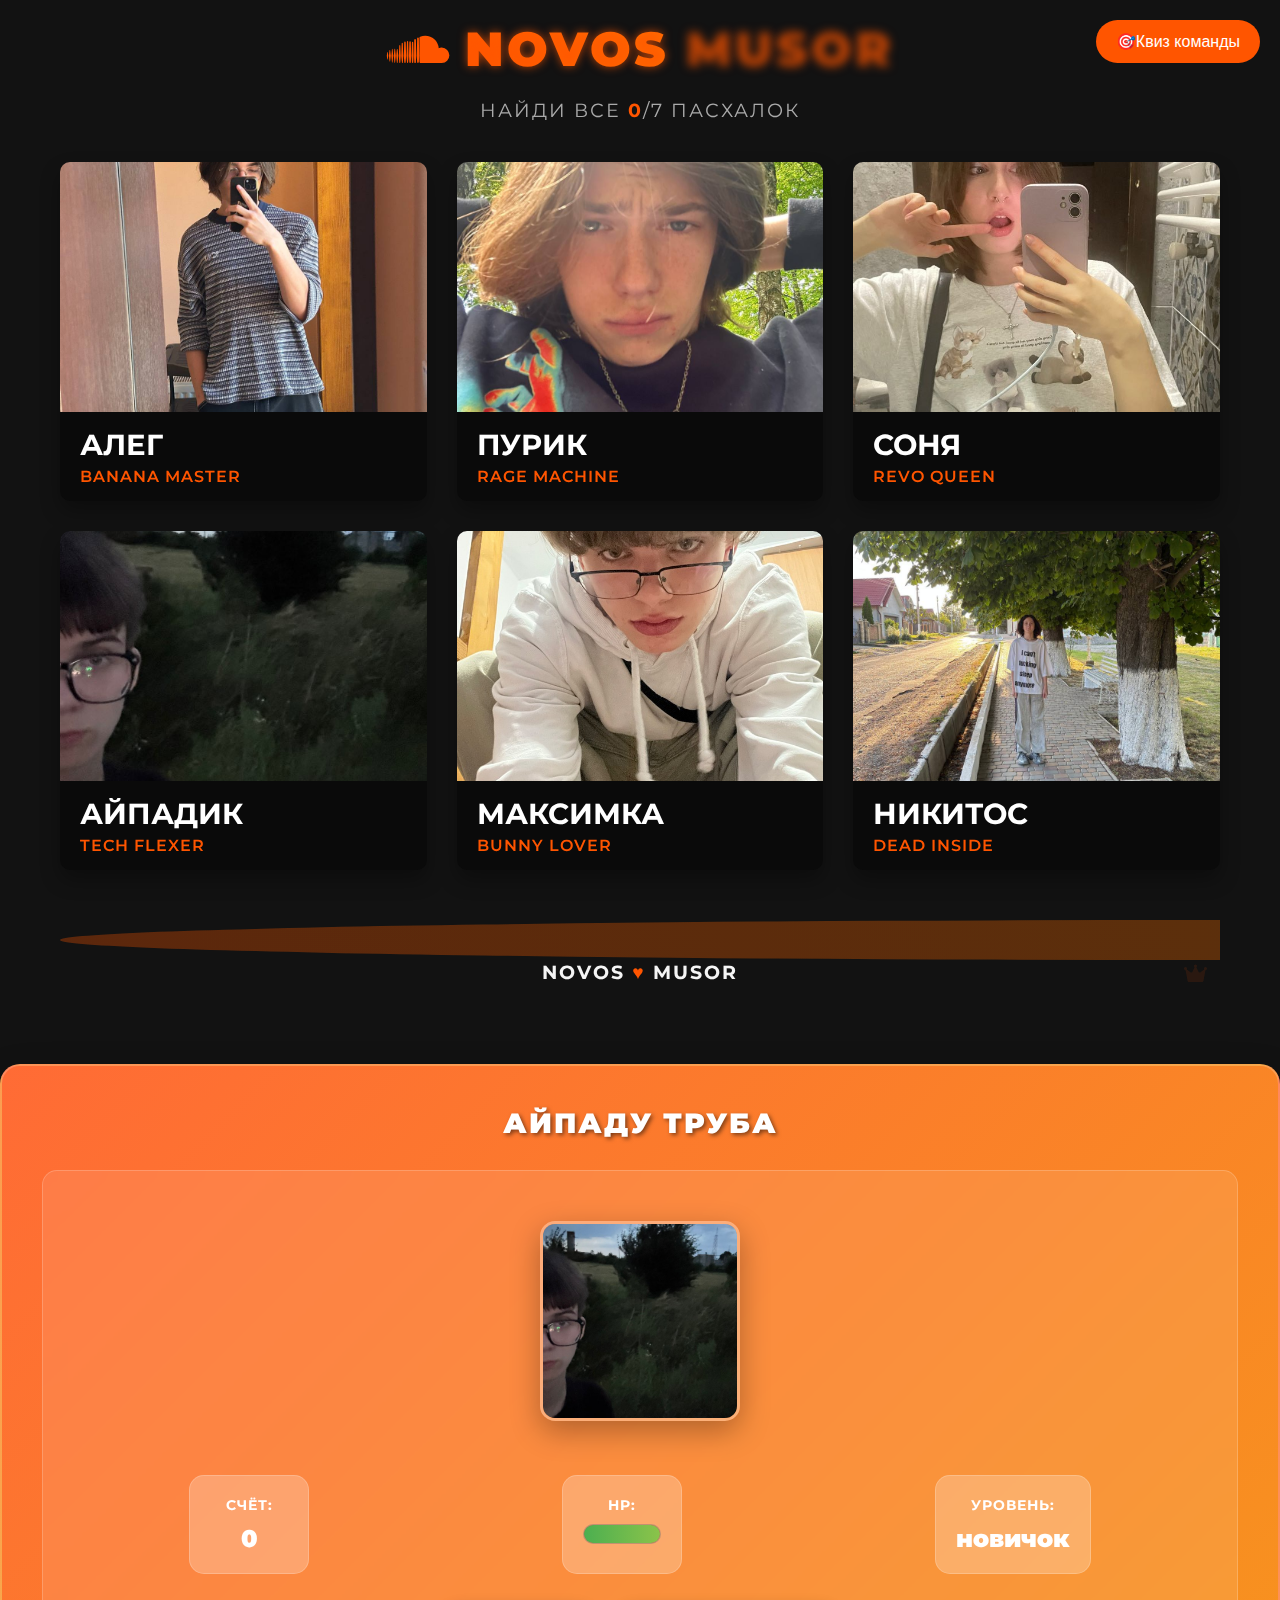
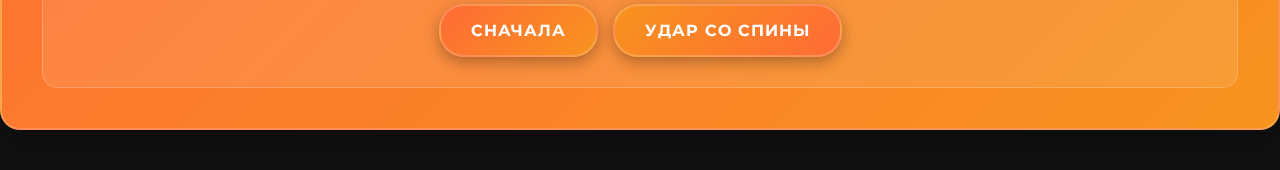
<file: index.html>
<!DOCTYPE html>
<html lang="ru">
<head>
    <meta charset="UTF-8">
    <meta name="viewport" content="width=device-width, initial-scale=1.0">
    <title>NOVOS | MUSOR</title>
    <link rel="stylesheet" href="novostrash.css">
    <link rel="stylesheet" href="https://cdnjs.cloudflare.com/ajax/libs/font-awesome/6.0.0/css/all.min.css">
    <link href="https://fonts.googleapis.com/css2?family=Montserrat:wght@400;700;900&display=swap" rel="stylesheet">
</head>
<body class="soundcloud-theme">
<div class="noise-overlay"></div>
<div class="container">
    <header>
        <div class="logo-container">
            <i class="fab fa-soundcloud"></i>
            <h1>NOVOS <span class="highlight">MUSOR</span></h1>
        </div>
        <p class="subtitle">НАЙДИ ВСЕ <span class="easter-egg-counter">0</span>/7 ПАСХАЛОК</p>
    </header>

    <div class="team-grid">
        <div class="team-member" data-secret="music">
            <div class="photo-container">
                <img src="oleg.jpg" alt="Член команды 1">
                <div class="overlay">
                    <div class="icon"><i class="fas fa-music"></i></div>
                </div>
            </div>
            <h2>АЛЕГ</h2>
            <p class="member-title">BANANA MASTER</p>
        </div>

        <div class="team-member" data-secret="game">
            <div class="photo-container">
                <img src="purik.jpg" alt="Член команды 2">
                <div class="overlay">
                    <div class="icon"><i class="fas fa-gamepad"></i></div>
                </div>
            </div>
            <h2>ПУРИК</h2>
            <p class="member-title">RAGE MACHINE</p>
        </div>

        <div class="team-member" data-secret="code">
            <div class="photo-container">
                <img src="sonia.jpg" alt="Член команды 3">
                <div class="overlay">
                    <div class="icon"><i class="fas fa-code"></i></div>
                </div>
            </div>
            <h2>СОНЯ</h2>
            <p class="member-title">REVO QUEEN</p>
        </div>

        <div class="team-member" data-secret="camera">
            <div class="photo-container">
                <img src="ipad.jpg" alt="Член команды 4">
                <div class="overlay">
                    <div class="icon"><i class="fas fa-camera"></i></div>
                </div>
            </div>
            <h2>АЙПАДИК</h2>
            <p class="member-title">TECH FLEXER</p>
        </div>

        <div class="team-member" data-secret="palette">
            <div class="photo-container">
                <img src="maxim.jpg" alt="Член команды 5">
                <div class="overlay">
                    <div class="icon"><i class="fas fa-palette"></i></div>
                </div>
            </div>
            <h2>МАКСИМКА</h2>
            <p class="member-title">BUNNY LOVER</p>
        </div>

        <div class="team-member" data-secret="bulb">
            <div class="photo-container">
                <img src="nikita.jpg" alt="Член команды 6">
                <div class="overlay">
                    <div class="icon"><i class="fas fa-lightbulb"></i></div>
                </div>
            </div>
            <h2>НИКИТОС</h2>
            <p class="member-title">DEAD INSIDE</p>
        </div>
    </div>

    <div class="easter-egg-found hidden">
        <div class="egg-content">
            <h3>ПАСХАЛКА НАЙДЕНА!</h3>
            <p class="easter-egg-message"></p>
            <div class="egg-emoji">🔥</div>
        </div>
    </div>

    <footer>
        <div class="wave-container">
            <div class="wave"></div>
            <div class="wave"></div>
            <div class="wave"></div>
        </div>
        <p>NOVOS <span class="heart">♥</span> MUSOR</p>
        <div class="secret-button" data-secret="footer-secret">
            <i class="fas fa-crown hidden-crown"></i>
        </div>
    </footer>
</div><!-- Quiz Modal -->
<div id="team-quiz" class="quiz-modal">
    <div class="quiz-content">
        <span class="quiz-close">&times;</span>
        <h2>🎯 Командна Вікторина</h2>
        <div id="quiz-game">
            <div class="quiz-score">Рахунок: <span id="score">0</span>/10</div>
            <div class="quiz-question">
                <h3 id="question-text">Завантаження...</h3>
                <div id="answers-container"></div>
            </div>
            <div class="quiz-result" id="quiz-result" style="display: none;">
                <h3>Гра закінчена!</h3>
                <p id="final-score"></p>
                <button id="restart-quiz">Грати знову</button>
            </div>
        </div>
    </div>
</div>

<!-- Quiz Trigger Button -->
<button id="quiz-trigger" class="quiz-btn">🎯Квиз команды</button><section id="team-action" class="team-action-section">
    <div class="friend-punch-game">
        <h2>айпаду труба</h2>
        <div class="game-container">
            <div class="friend-container">
                <img id="friend-image" src="ipad.jpg" alt="Ваш друг">
                <div id="effect-container"></div>
                <div id="reaction-text"></div>
            </div>
            <div class="game-stats">
                <div class="stat-block">
                    <span>Счёт:</span>
                    <span id="punch-count">0</span>
                </div>
                <div class="stat-block">
                    <span>HP:</span>
                    <div class="endurance-bar">
                        <div id="endurance-progress"></div>
                    </div>
                </div>
                <div class="stat-block">
                    <span>Уровень:</span>
                    <span id="game-level">новичок</span>
                </div>
            </div>
            <div class="game-controls">
                <button id="reset-game">Сначала</button>
                <button id="super-punch">Удар со спины</button>
            </div>
        </div>
    </div>
<script src="script.js"></script>
</body>
</file>
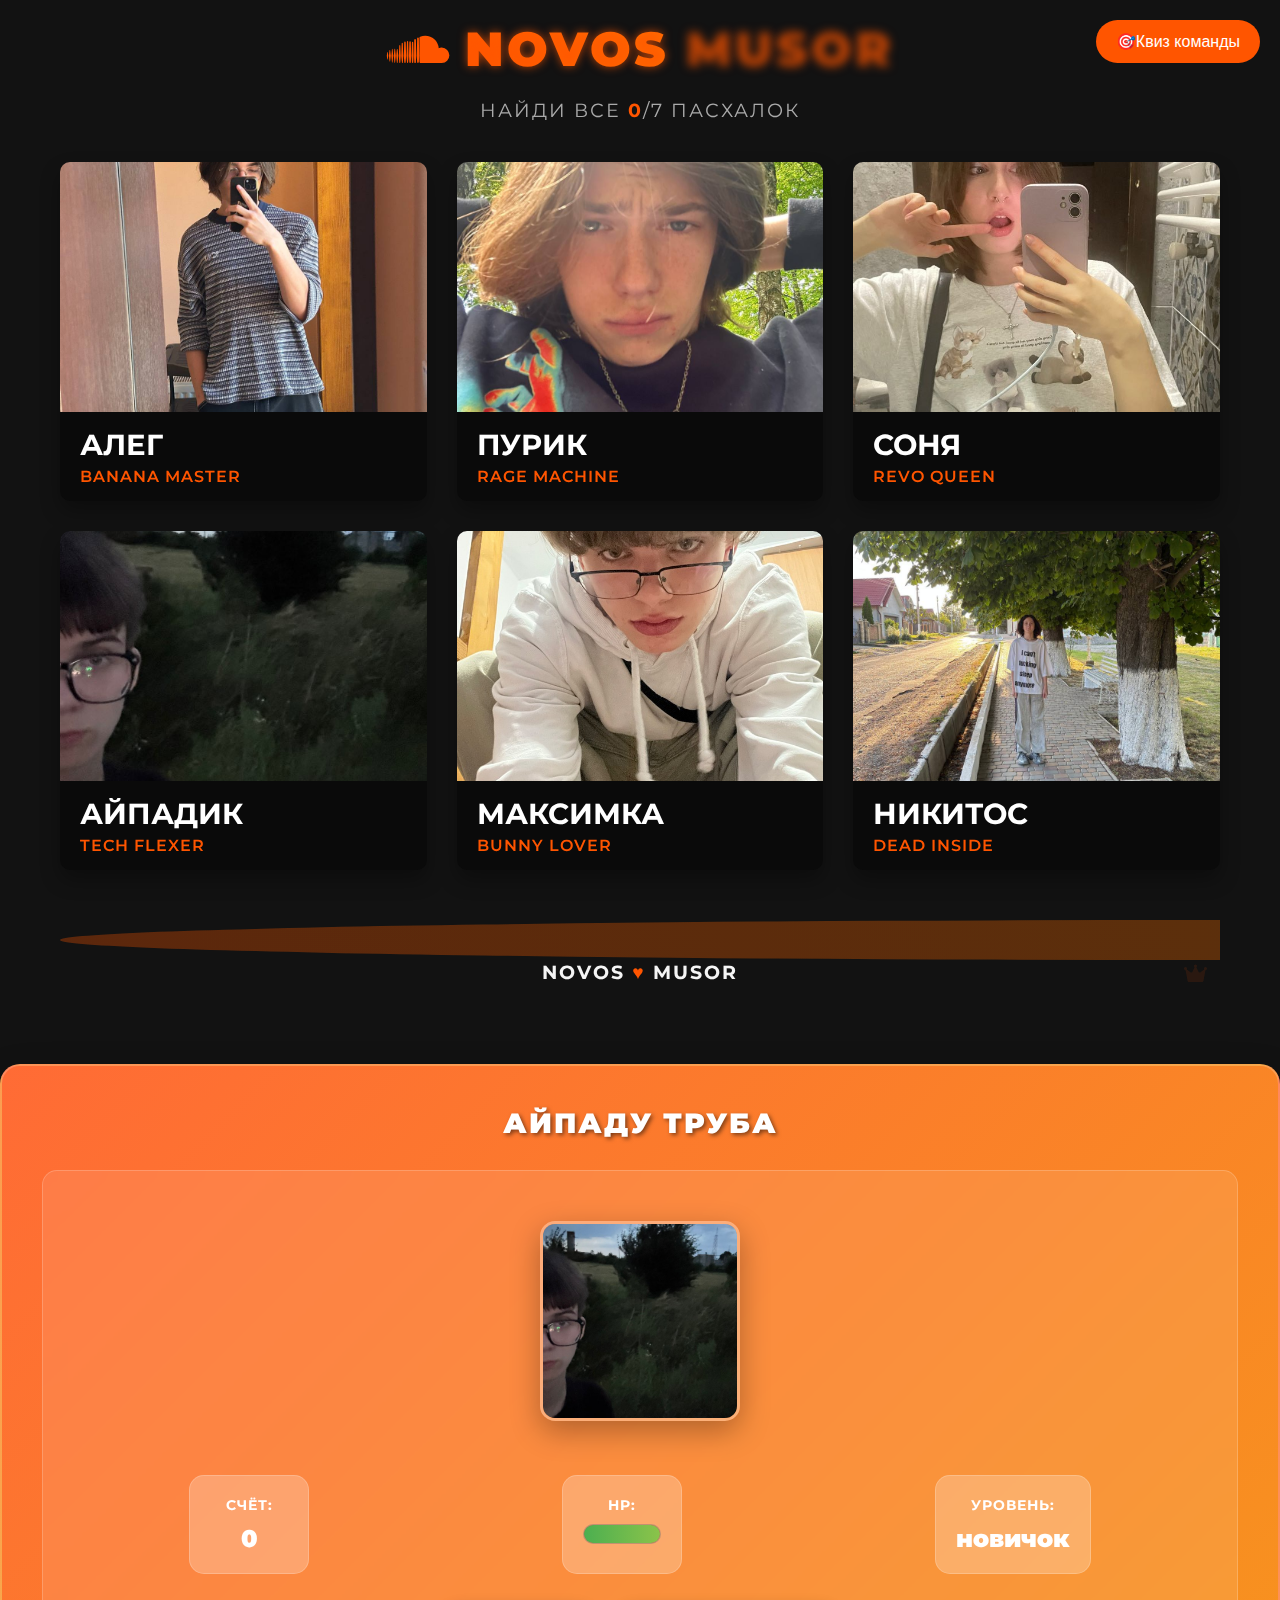
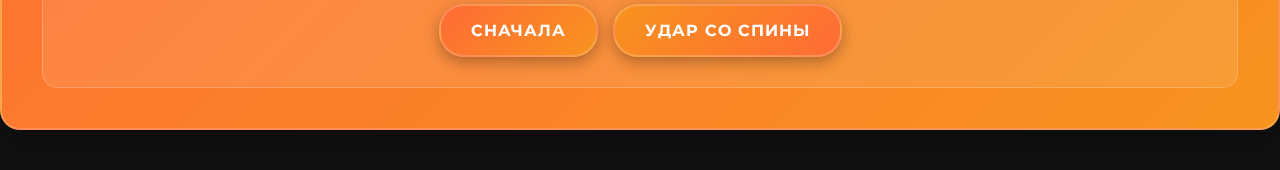
<file: novosshit.html>
<!DOCTYPE html>
<html lang="ru">
<head>
    <meta charset="UTF-8">
    <meta name="viewport" content="width=device-width, initial-scale=1.0">
    <title>NOVOS | MUSOR</title>
    <link rel="stylesheet" href="novostrash.css">
    <link rel="stylesheet" href="https://cdnjs.cloudflare.com/ajax/libs/font-awesome/6.0.0/css/all.min.css">
    <link href="https://fonts.googleapis.com/css2?family=Montserrat:wght@400;700;900&display=swap" rel="stylesheet">
</head>
<body class="soundcloud-theme">
<div class="noise-overlay"></div>
<div class="container">
    <header>
        <div class="logo-container">
            <i class="fab fa-soundcloud"></i>
            <h1>NOVOS <span class="highlight">MUSOR</span></h1>
        </div>
        <p class="subtitle">НАЙДИ ВСЕ <span class="easter-egg-counter">0</span>/7 ПАСХАЛОК</p>
    </header>

    <div class="team-grid">
        <div class="team-member" data-secret="music">
            <div class="photo-container">
                <img src="oleg.jpg" alt="Член команды 1">
                <div class="overlay">
                    <div class="icon"><i class="fas fa-music"></i></div>
                </div>
            </div>
            <h2>АЛЕГ</h2>
            <p class="member-title">BANANA MASTER</p>
        </div>

        <div class="team-member" data-secret="game">
            <div class="photo-container">
                <img src="purik.jpg" alt="Член команды 2">
                <div class="overlay">
                    <div class="icon"><i class="fas fa-gamepad"></i></div>
                </div>
            </div>
            <h2>ПУРИК</h2>
            <p class="member-title">RAGE MACHINE</p>
        </div>

        <div class="team-member" data-secret="code">
            <div class="photo-container">
                <img src="sonia.jpg" alt="Член команды 3">
                <div class="overlay">
                    <div class="icon"><i class="fas fa-code"></i></div>
                </div>
            </div>
            <h2>СОНЯ</h2>
            <p class="member-title">REVO QUEEN</p>
        </div>

        <div class="team-member" data-secret="camera">
            <div class="photo-container">
                <img src="ipad.jpg" alt="Член команды 4">
                <div class="overlay">
                    <div class="icon"><i class="fas fa-camera"></i></div>
                </div>
            </div>
            <h2>АЙПАДИК</h2>
            <p class="member-title">TECH FLEXER</p>
        </div>

        <div class="team-member" data-secret="palette">
            <div class="photo-container">
                <img src="maxim.jpg" alt="Член команды 5">
                <div class="overlay">
                    <div class="icon"><i class="fas fa-palette"></i></div>
                </div>
            </div>
            <h2>МАКСИМКА</h2>
            <p class="member-title">BUNNY LOVER</p>
        </div>

        <div class="team-member" data-secret="bulb">
            <div class="photo-container">
                <img src="nikita.jpg" alt="Член команды 6">
                <div class="overlay">
                    <div class="icon"><i class="fas fa-lightbulb"></i></div>
                </div>
            </div>
            <h2>НИКИТОС</h2>
            <p class="member-title">DEAD INSIDE</p>
        </div>
    </div>

    <div class="easter-egg-found hidden">
        <div class="egg-content">
            <h3>ПАСХАЛКА НАЙДЕНА!</h3>
            <p class="easter-egg-message"></p>
            <div class="egg-emoji">🔥</div>
        </div>
    </div>

    <footer>
        <div class="wave-container">
            <div class="wave"></div>
            <div class="wave"></div>
            <div class="wave"></div>
        </div>
        <p>NOVOS <span class="heart">♥</span> MUSOR</p>
        <div class="secret-button" data-secret="footer-secret">
            <i class="fas fa-crown hidden-crown"></i>
        </div>
    </footer>
</div><!-- Quiz Modal -->
<div id="team-quiz" class="quiz-modal">
    <div class="quiz-content">
        <span class="quiz-close">&times;</span>
        <h2>🎯 Командна Вікторина</h2>
        <div id="quiz-game">
            <div class="quiz-score">Рахунок: <span id="score">0</span>/10</div>
            <div class="quiz-question">
                <h3 id="question-text">Завантаження...</h3>
                <div id="answers-container"></div>
            </div>
            <div class="quiz-result" id="quiz-result" style="display: none;">
                <h3>Гра закінчена!</h3>
                <p id="final-score"></p>
                <button id="restart-quiz">Грати знову</button>
            </div>
        </div>
    </div>
</div>

<!-- Quiz Trigger Button -->
<button id="quiz-trigger" class="quiz-btn">🎯Квиз команды</button><section id="team-action" class="team-action-section">
    <div class="friend-punch-game">
        <h2>айпаду труба</h2>
        <div class="game-container">
            <div class="friend-container">
                <img id="friend-image" src="ipad.jpg" alt="Ваш друг">
                <div id="effect-container"></div>
                <div id="reaction-text"></div>
            </div>
            <div class="game-stats">
                <div class="stat-block">
                    <span>Счёт:</span>
                    <span id="punch-count">0</span>
                </div>
                <div class="stat-block">
                    <span>HP:</span>
                    <div class="endurance-bar">
                        <div id="endurance-progress"></div>
                    </div>
                </div>
                <div class="stat-block">
                    <span>Уровень:</span>
                    <span id="game-level">новичок</span>
                </div>
            </div>
            <div class="game-controls">
                <button id="reset-game">Сначала</button>
                <button id="super-punch">Удар со спины</button>
            </div>
        </div>
    </div>
<script src="script.js"></script>
</body>
</html>
</file>
<file: novostrash.css>
/* novostrash.css - Стильний SoundCloud дизайн */

:root {
    --sc-orange: #ff5500;
    --sc-dark: #121212;
    --sc-darker: #0a0a0a;
    --sc-light: #f5f5f5;
    --sc-grey: #333333;
    --sc-gradient: linear-gradient(45deg, #ff5500, #ff8800);
    --neon-glow: 0 0 10px rgba(255, 85, 0, 0.7);
}

* {
    margin: 0;
    padding: 0;
    box-sizing: border-box;
    transition: all 0.3s ease;
}

body {
    font-family: 'Montserrat', sans-serif;
    background-color: var(--sc-dark);
    color: var(--sc-light);
    position: relative;
    overflow-x: hidden;
}

.noise-overlay {
    position: fixed;
    top: 0;
    left: 0;
    right: 0;
    bottom: 0;
    background-image: url('[data-uri]');
    opacity: 0.05;
    z-index: -1;
    pointer-events: none;
}

.container {
    max-width: 1200px;
    margin: 0 auto;
    padding: 20px;
}

/* Хедер */
header {
    display: flex;
    flex-direction: column;
    align-items: center;
    margin-bottom: 40px;
    position: relative;
}

.logo-container {
    display: flex;
    align-items: center;
    margin-bottom: 10px;
}

.logo-container i {
    font-size: 50px;
    color: var(--sc-orange);
    margin-right: 15px;
}

h1 {
    font-size: 3rem;
    font-weight: 900;
    text-transform: uppercase;
    letter-spacing: 3px;
    background: var(--sc-gradient);
    -webkit-background-clip: text;
    -webkit-text-fill-color: transparent;
    text-shadow: var(--neon-glow);
}

.highlight {
    position: relative;
    font-weight: 900;
    color: white;
}

.subtitle {
    font-size: 1.2rem;
    color: #aaa;
    text-transform: uppercase;
    letter-spacing: 2px;
    margin-top: 10px;
}

.easter-egg-counter {
    color: var(--sc-orange);
    font-weight: bold;
}

/* Сетка команды */
.team-grid {
    display: grid;
    grid-template-columns: repeat(auto-fill, minmax(300px, 1fr));
    gap: 30px;
    margin-bottom: 50px;
}

.team-member {
    background: var(--sc-darker);
    border-radius: 10px;
    overflow: hidden;
    box-shadow: 0 10px 20px rgba(0, 0, 0, 0.3);
    position: relative;
    transform: translateY(0);
    transition: transform 0.3s ease, box-shadow 0.3s ease;
}

.team-member:hover {
    transform: translateY(-10px);
    box-shadow: 0 15px 30px rgba(0, 0, 0, 0.4), 0 0 15px rgba(255, 85, 0, 0.3);
}

.photo-container {
    position: relative;
    overflow: hidden;
    height: 250px;
}

.photo-container img {
    width: 100%;
    height: 100%;
    object-fit: cover;
    transition: transform 0.5s ease;
}

.team-member:hover .photo-container img {
    transform: scale(1.1);
}

.overlay {
    position: absolute;
    top: 0;
    left: 0;
    right: 0;
    bottom: 0;
    background: linear-gradient(to top, rgba(0, 0, 0, 0.8), transparent);
    opacity: 0;
    transition: opacity 0.3s ease;
    display: flex;
    align-items: center;
    justify-content: center;
}

.team-member:hover .overlay {
    opacity: 1;
}

.icon {
    width: 60px;
    height: 60px;
    background: var(--sc-gradient);
    border-radius: 50%;
    display: flex;
    align-items: center;
    justify-content: center;
    box-shadow: 0 0 20px rgba(255, 85, 0, 0.5);
    transform: translateY(20px);
    opacity: 0;
    transition: transform 0.3s ease 0.1s, opacity 0.3s ease 0.1s;
}

.team-member:hover .icon {
    transform: translateY(0);
    opacity: 1;
}

.icon i {
    font-size: 24px;
    color: white;
}

.team-member h2 {
    font-size: 1.8rem;
    margin: 15px 20px 5px;
    text-transform: uppercase;
    color: white;
}

.member-title {
    font-size: 1rem;
    color: var(--sc-orange);
    margin: 5px 20px 15px;
    font-weight: 600;
    letter-spacing: 1px;
}

/* Сообщение о пасхалке */
.easter-egg-found {
    position: fixed;
    bottom: 30px;
    left: 50%;
    transform: translateX(-50%);
    width: 80%;
    max-width: 500px;
    z-index: 1000;
    background: rgba(10, 10, 10, 0.95);
    border-radius: 10px;
    border-left: 5px solid var(--sc-orange);
    box-shadow: 0 10px 30px rgba(0, 0, 0, 0.5);
    overflow: hidden;
}

.egg-content {
    position: relative;
    padding: 20px;
}

.easter-egg-found h3 {
    font-size: 1.5rem;
    margin-bottom: 10px;
    color: var(--sc-orange);
}

.easter-egg-message {
    font-size: 1rem;
    line-height: 1.5;
    margin-bottom: 10px;
}

.egg-emoji {
    position: absolute;
    top: 20px;
    right: 20px;
    font-size: 30px;
    animation: pulse 2s infinite;
}

@keyframes pulse {
    0% { transform: scale(1); }
    50% { transform: scale(1.2); }
    100% { transform: scale(1); }
}

.hidden {
    display: none;
}

/* Футер */
footer {
    position: relative;
    text-align: center;
    padding: 40px 0 20px;
    overflow: hidden;
}

.wave-container {
    position: absolute;
    top: 0;
    left: 0;
    width: 100%;
    height: 40px;
    overflow: hidden;
}

.wave {
    position: absolute;
    width: 200%;
    height: 40px;
    background: var(--sc-gradient);
    border-radius: 50%;
    opacity: 0.2;
    animation: wave 12s linear infinite;
}

.wave:nth-child(2) {
    animation-delay: -5s;
    opacity: 0.1;
}

.wave:nth-child(3) {
    animation-delay: -2s;
    opacity: 0.05;
}

@keyframes wave {
    0% { transform: translate(-50%, 0) rotateZ(0deg); }
    50% { transform: translate(-50%, -2%) rotateZ(180deg); }
    100% { transform: translate(-50%, 0%) rotateZ(360deg); }
}

footer p {
    font-size: 1.2rem;
    font-weight: bold;
    text-transform: uppercase;
    letter-spacing: 2px;
}

.heart {
    color: var(--sc-orange);
    animation: heartbeat 1.5s infinite;
}

@keyframes heartbeat {
    0% { transform: scale(1); }
    25% { transform: scale(1.1); }
    50% { transform: scale(1); }
    75% { transform: scale(1.1); }
}

.secret-button {
    position: absolute;
    bottom: 10px;
    right: 10px;
    width: 30px;
    height: 30px;
    cursor: pointer;
    opacity: 0.1;
    transition: opacity 0.3s ease;
}

.secret-button:hover {
    opacity: 0.5;
}

.hidden-crown {
    color: var(--sc-orange);
    font-size: 20px;
}

/* Аудио визуализатор */
.audio-visualizer {
    position: fixed;
    bottom: 0;
    left: 0;
    width: 100%;
    height: 30px;
    display: flex;
    justify-content: center;
    align-items: flex-end;
    padding: 0 20px;
    pointer-events: none;
    z-index: 10;
}

.bar {
    width: 5px;
    height: 5px;
    margin: 0 3px;
    background: var(--sc-orange);
    border-radius: 2px;
    transition: height 0.1s ease;
    animation: visualize 1.3s infinite;
}

.bar:nth-child(1) { animation-delay: -0.7s; }
.bar:nth-child(2) { animation-delay: -0.6s; }
.bar:nth-child(3) { animation-delay: -0.5s; }
.bar:nth-child(4) { animation-delay: -0.4s; }
.bar:nth-child(5) { animation-delay: -0.3s; }
.bar:nth-child(6) { animation-delay: -0.2s; }
.bar:nth-child(7) { animation-delay: -0.1s; }
.bar:nth-child(8) { animation-delay: 0s; }

@keyframes visualize {
    0%, 100% { height: 5px; }
    50% { height: 20px; }
}

/* Анимации для пасхалок */
@keyframes shake {
    0%, 100% { transform: translateX(0) rotate(0); }
    10%, 30%, 50%, 70%, 90% { transform: translateX(-10px) rotate(-2deg); }
    20%, 40%, 60%, 80% { transform: translateX(10px) rotate(2deg); }
}

@keyframes rotate {
    0% { transform: rotate(0deg) scale(1); }
    25% { transform: rotate(5deg) scale(1.05); }
    50% { transform: rotate(0deg) scale(1.1); }
    75% { transform: rotate(-5deg) scale(1.05); }
    100% { transform: rotate(0deg) scale(1); }
}

@keyframes blink {
    0%, 100% { opacity: 1; }
    50% { opacity: 0.7; }
}

/* Стили для пасхалок */
.shake-animation {
    animation: shake 0.5s ease-in-out infinite;
}

.ipad-rotate {
    animation: rotate 2s ease-in-out infinite;
    box-shadow: 0 0 20px rgba(0, 195, 255, 0.8) !important;
}

.revo-mode {
    border: 3px solid #ff0066 !important;
    background: linear-gradient(135deg, #1c0029, #3d0066) !important;
}

.dormitory-style {
    background: linear-gradient(to bottom, #4e2812, #8a6642) !important;
    color: white !important;
    box-shadow: 0 0 15px rgba(0, 0, 0, 0.7) !important;
}

.dead-inside {
    filter: grayscale(0.8) contrast(1.5);
    animation: blink 2s infinite;
}

/* СК Репер мод для всего сайта */
.sc-rapper-mode {
    background: linear-gradient(to bottom, #000, #222) !important;
    color: gold !important;
    font-family: 'Montserrat', sans-serif !important;
}

.sc-rapper-mode .team-member {
    background: linear-gradient(to bottom, #111, #333) !important;
    border: 2px solid gold !important;
    box-shadow: 0 0 15px rgba(255, 215, 0, 0.3) !important;
}

.sc-rapper-mode h1 {
    text-shadow: 0 0 10px gold !important;
    letter-spacing: 2px;
}

.sc-rapper-mode .team-member h2 {
    color: white !important;
    text-shadow: 0 0 5px gold !important;
}

/* Стиль для финального свег-мода */
.swag-mode {
    background: url('https://media.giphy.com/media/l41YcGT5ShJa0nCM0/giphy.gif') !important;
    color: white !important;
}

.swag-mode .team-member {
    background-color: rgba(0, 0, 0, 0.7) !important;
    border: 3px solid gold !important;
    transform: rotate(0deg) !important;
    animation: shake 1s infinite !important;
}

.swag-mode h1, .swag-mode h2 {
    animation: blink 1s infinite !important;
    color: gold !important;
    text-shadow: 0 0 10px red !important;
}

.swag-mode .heart {
    font-size: 30px !important;
    color: gold !important;
}

/* Адаптивный дизайн */
@media (max-width: 768px) {
    .team-grid {
        grid-template-columns: repeat(auto-fill, minmax(250px, 1fr));
        gap: 20px;
    }

    h1 {
        font-size: 2.5rem;
    }

    .subtitle {
        font-size: 1rem;
    }

    .photo-container {
        height: 200px;
    }
}

@media (max-width: 480px) {
    .team-grid {
        grid-template-columns: 1fr;
    }

    h1 {
        font-size: 2rem;
    }

    .logo-container i {
        font-size: 40px;
    }
}
/* Додайте ці стилі в кінець вашого існуючого CSS файлу */

/* Стилі тільки для мініігри в футері */
.team-action-section {
    margin: 40px 0;
    position: relative;
}

.friend-punch-game {
    background: linear-gradient(135deg, #ff6b35 0%, #f7931e 100%);
    border-radius: 20px;
    padding: 40px;
    text-align: center;
    box-shadow: 0 20px 40px rgba(0, 0, 0, 0.3);
    position: relative;
    overflow: hidden;
    border: 2px solid rgba(255, 255, 255, 0.2);
    backdrop-filter: blur(10px);
}

.friend-punch-game h2 {
    color: #ffffff;
    font-family: 'Montserrat', sans-serif;
    font-weight: 900;
    font-size: 28px;
    margin-bottom: 30px;
    text-transform: uppercase;
    letter-spacing: 2px;
    text-shadow: 2px 2px 4px rgba(0, 0, 0, 0.5);
    position: relative;
    z-index: 2;
}

.game-container {
    background: rgba(255, 255, 255, 0.1);
    border-radius: 15px;
    padding: 30px;
    backdrop-filter: blur(10px);
    border: 1px solid rgba(255, 255, 255, 0.2);
    position: relative;
    z-index: 2;
}

.friend-container {
    position: relative;
    display: inline-block;
    margin: 20px 0;
}

#friend-image {
    width: 200px;
    height: 200px;
    border-radius: 15px;
    border: 3px solid rgba(255, 255, 255, 0.3);
    cursor: pointer;
    transition: all 0.3s ease;
    object-fit: cover;
    box-shadow: 0 10px 30px rgba(0, 0, 0, 0.3);
}

#friend-image:hover {
    transform: translateY(-5px);
    box-shadow: 0 15px 40px rgba(0, 0, 0, 0.4);
    border-color: rgba(255, 255, 255, 0.5);
}

#effect-container {
    position: absolute;
    top: 0;
    left: 0;
    width: 100%;
    height: 100%;
    pointer-events: none;
    z-index: 100;
}

#reaction-text {
    position: absolute;
    top: -40px;
    left: 50%;
    transform: translateX(-50%);
    background: rgba(0, 0, 0, 0.8);
    color: #ffffff;
    padding: 10px 20px;
    border-radius: 25px;
    font-size: 16px;
    font-weight: 700;
    font-family: 'Montserrat', sans-serif;
    opacity: 0;
    transition: opacity 0.3s ease;
    white-space: nowrap;
    z-index: 1001;
    border: 2px solid rgba(255, 255, 255, 0.2);
}

.game-stats {
    display: flex;
    justify-content: space-around;
    margin: 30px 0;
    flex-wrap: wrap;
    gap: 20px;
}

.stat-block {
    background: rgba(255, 255, 255, 0.15);
    padding: 20px;
    border-radius: 15px;
    min-width: 120px;
    color: #ffffff;
    border: 1px solid rgba(255, 255, 255, 0.2);
    backdrop-filter: blur(5px);
    transition: transform 0.3s ease;
}

.stat-block:hover {
    transform: translateY(-3px);
    background: rgba(255, 255, 255, 0.2);
}

.stat-block span:first-child {
    display: block;
    margin-bottom: 10px;
    font-weight: 700;
    font-size: 14px;
    text-transform: uppercase;
    letter-spacing: 1px;
    font-family: 'Montserrat', sans-serif;
}

.stat-block span:last-child {
    font-size: 24px;
    font-weight: 900;
    font-family: 'Montserrat', sans-serif;
}

.endurance-bar {
    width: 100%;
    height: 20px;
    background: rgba(0, 0, 0, 0.3);
    border-radius: 10px;
    overflow: hidden;
    margin-top: 10px;
    border: 1px solid rgba(255, 255, 255, 0.2);
}

#endurance-progress {
    width: 100%;
    height: 100%;
    background: linear-gradient(90deg, #4CAF50, #8BC34A);
    transition: width 0.3s ease, background 0.3s ease;
    border-radius: 10px;
}

.game-controls {
    margin-top: 30px;
    display: flex;
    gap: 15px;
    justify-content: center;
    flex-wrap: wrap;
}

.game-controls button {
    background: linear-gradient(135deg, #ff6b35, #f7931e);
    color: white;
    border: none;
    padding: 15px 30px;
    border-radius: 25px;
    font-size: 16px;
    font-weight: 700;
    font-family: 'Montserrat', sans-serif;
    cursor: pointer;
    transition: all 0.3s ease;
    text-transform: uppercase;
    letter-spacing: 1px;
    box-shadow: 0 5px 15px rgba(0, 0, 0, 0.3);
    border: 2px solid rgba(255, 255, 255, 0.2);
}

.game-controls button:hover {
    transform: translateY(-2px);
    box-shadow: 0 8px 20px rgba(0, 0, 0, 0.4);
    background: linear-gradient(135deg, #f7931e, #ff6b35);
}

.game-controls button:active {
    transform: translateY(0);
}

#super-punch {
    background: linear-gradient(135deg, #f7931e, #ff6b35);
}

#super-punch:hover {
    background: linear-gradient(135deg, #ff6b35, #f7931e);
}

/* Анімації для мініігри */
@keyframes gameShake {
    0%, 100% { transform: translateX(0); }
    25% { transform: translateX(-3px); }
    75% { transform: translateX(3px); }
}

@keyframes punchEffect {
    0% {
        transform: scale(0) rotate(0deg);
        opacity: 1;
    }
    50% {
        transform: scale(1.5) rotate(180deg);
        opacity: 0.8;
    }
    100% {
        transform: scale(0) rotate(360deg);
        opacity: 0;
    }
}

.punch-effect {
    animation: punchEffect 0.5s ease-out;
    font-size: 30px;
    color: #ffffff;
    text-shadow: 2px 2px 4px rgba(0, 0, 0, 0.8);
}

/* Ефекти для різних станів витривалості */
.endurance-low #endurance-progress {
    background: linear-gradient(90deg, #FF9800, #FF5722);
}

.endurance-critical #endurance-progress {
    background: linear-gradient(90deg, #F44336, #D32F2F);
    animation: pulseEndurance 0.5s ease-in-out infinite;
}

@keyframes pulseEndurance {
    0%, 100% { opacity: 1; }
    50% { opacity: 0.7; }
}

/* Адаптивність тільки для мініігри */
@media (max-width: 768px) {
    .friend-punch-game {
        padding: 20px;
    }
    
    .game-stats {
        flex-direction: column;
        align-items: center;
    }
    
    .stat-block {
        width: 80%;
        margin: 5px 0;
    }
    
    #friend-image {
        width: 150px;
        height: 150px;
    }
    
    .game-controls {
        flex-direction: column;
        align-items: center;
    }
    
    .game-controls button {
        width: 200px;
        margin: 5px 0;
    }
}
.friend-revo-game {
    background: linear-gradient(135deg, #ff6b35 0%, #f7931e 100%);
    border-radius: 20px;
    padding: 40px;
    text-align: center;
    box-shadow: 0 20px 40px rgba(0, 0, 0, 0.3);
    position: relative;
    overflow: hidden;
    border: 2px solid rgba(255, 255, 255, 0.2);
    backdrop-filter: blur(10px);
    margin-top: 30px;
}

.friend-revo-game h2 {
    color: #ffffff;
    font-family: 'Montserrat', sans-serif;
    font-weight: 900;
    font-size: 28px;
    margin-bottom: 30px;
    text-transform: uppercase;
    letter-spacing: 2px;
    text-shadow: 2px 2px 4px rgba(0, 0, 0, 0.5);
    position: relative;
    z-index: 2;
}

.revo-game-container {
    background: rgba(255, 255, 255, 0.1);
    border-radius: 15px;
    padding: 30px;
    backdrop-filter: blur(10px);
    border: 1px solid rgba(255, 255, 255, 0.2);
    position: relative;
    z-index: 2;
}

.revo-friend-container {
    position: relative;
    display: inline-block;
    margin: 20px 0;
}

#revo-friend-image {
    width: 200px;
    height: 200px;
    border-radius: 15px;
    border: 3px solid rgba(255, 255, 255, 0.3);
    cursor: pointer;
    transition: all 0.3s ease;
    object-fit: cover;
    box-shadow: 0 10px 30px rgba(0, 0, 0, 0.3);
}

#revo-friend-image:hover {
    transform: translateY(-5px);
    box-shadow: 0 15px 40px rgba(0, 0, 0, 0.4);
    border-color: rgba(255, 255, 255, 0.5);
}

#revo-effect-container {
    position: absolute;
    top: 0;
    left: 0;
    width: 100%;
    height: 100%;
    pointer-events: none;
    z-index: 100;
}

#revo-reaction-text {
    position: absolute;
    top: -40px;
    left: 50%;
    transform: translateX(-50%);
    background: rgba(0, 0, 0, 0.8);
    color: #ffffff;
    padding: 10px 20px;
    border-radius: 25px;
    font-size: 16px;
    font-weight: 700;
    font-family: 'Montserrat', sans-serif;
    opacity: 0;
    transition: opacity 0.3s ease;
    white-space: nowrap;
    z-index: 1001;
    border: 2px solid rgba(255, 255, 255, 0.2);
}

.revo-stats {
    display: flex;
    justify-content: space-around;
    margin: 30px 0;
    flex-wrap: wrap;
    gap: 20px;
}

.revo-stat-block {
    background: rgba(255, 255, 255, 0.15);
    padding: 20px;
    border-radius: 15px;
    min-width: 120px;
    color: #ffffff;
    border: 1px solid rgba(255, 255, 255, 0.2);
    backdrop-filter: blur(5px);
    transition: transform 0.3s ease;
}

.revo-stat-block:hover {
    transform: translateY(-3px);
    background: rgba(255, 255, 255, 0.2);
}

.revo-stat-block span:first-child {
    display: block;
    margin-bottom: 10px;
    font-weight: 700;
    font-size: 14px;
    text-transform: uppercase;
    letter-spacing: 1px;
    font-family: 'Montserrat', sans-serif;
}

.revo-stat-block span:last-child {
    font-size: 24px;
    font-weight: 900;
    font-family: 'Montserrat', sans-serif;
}

.alcohol-bar {
    width: 100%;
    height: 20px;
    background: rgba(0, 0, 0, 0.3);
    border-radius: 10px;
    overflow: hidden;
    margin-top: 10px;
    border: 1px solid rgba(255, 255, 255, 0.2);
}

#alcohol-progress {
    width: 0%;
    height: 100%;
    background: linear-gradient(90deg, #4CAF50, #FF9800, #F44336);
    transition: width 0.3s ease, background 0.3s ease;
    border-radius: 10px;
}

.revo-controls {
    margin-top: 30px;
    display: flex;
    gap: 15px;
    justify-content: center;
    flex-wrap: wrap;
}

.revo-controls button {
    background: linear-gradient(135deg, #ff6b35, #f7931e);
    color: white;
    border: none;
    padding: 15px 30px;
    border-radius: 25px;
    font-size: 16px;
    font-weight: 700;
    font-family: 'Montserrat', sans-serif;
    cursor: pointer;
    transition: all 0.3s ease;
    text-transform: uppercase;
    letter-spacing: 1px;
    box-shadow: 0 5px 15px rgba(0, 0, 0, 0.3);
    border: 2px solid rgba(255, 255, 255, 0.2);
}

.revo-controls button:hover {
    transform: translateY(-2px);
    box-shadow: 0 8px 20px rgba(0, 0, 0, 0.4);
    background: linear-gradient(135deg, #f7931e, #ff6b35);
}

.revo-controls button:active {
    transform: translateY(0);
}

#mega-revo {
    background: linear-gradient(135deg, #f7931e, #ff6b35);
}

#mega-revo:hover {
    background: linear-gradient(135deg, #ff6b35, #f7931e);
}

/* Анімації для гри з Рево */
@keyframes revoShake {
    0%, 100% { transform: translateX(0); }
    25% { transform: translateX(-5px); }
    75% { transform: translateX(5px); }
}

@keyframes drinkEffect {
    0% {
        transform: scale(0) rotate(0deg);
        opacity: 1;
    }
    50% {
        transform: scale(1.5) rotate(180deg);
        opacity: 0.8;
    }
    100% {
        transform: scale(0) rotate(360deg);
        opacity: 0;
    }
}

.drink-effect {
    animation: drinkEffect 0.5s ease-out;
    font-size: 30px;
    color: #ffffff;
    text-shadow: 2px 2px 4px rgba(0, 0, 0, 0.8);
}

/* Ефекти для різних станів алкоголю */
.alcohol-tipsy #alcohol-progress {
    background: linear-gradient(90deg, #FF9800, #FF5722);
}

.alcohol-drunk #alcohol-progress {
    background: linear-gradient(90deg, #F44336, #D32F2F);
    animation: pulseAlcohol 0.5s ease-in-out infinite;
}

@keyframes pulseAlcohol {
    0%, 100% { opacity: 1; }
    50% { opacity: 0.7; }
}

/* Адаптивність для гри з Рево */
@media (max-width: 768px) {
    .friend-revo-game {
        padding: 20px;
    }

    .revo-stats {
        flex-direction: column;
        align-items: center;
    }

    .revo-stat-block {
        width: 80%;
        margin: 5px 0;
    }

    #revo-friend-image {
        width: 150px;
        height: 150px;
    }

    .revo-controls {
        flex-direction: column;
        align-items: center;
    }

    .revo-controls button {
        width: 200px;
        margin: 5px 0;
    }
}
.quiz-btn {
    position: fixed;
    top: 20px;
    right: 20px;
    background: var(--sc-orange);
    color: white;
    border: none;
    padding: 12px 20px;
    border-radius: 25px;
    cursor: pointer;
    font-size: 16px;
    z-index: 1000;
    transition: all 0.3s ease;
}

.quiz-btn:hover {
    transform: scale(1.05);
    box-shadow: 0 5px 15px rgba(255, 85, 0, 0.4);
}

.quiz-modal {
    display: none;
    position: fixed;
    top: 0;
    left: 0;
    width: 100%;
    height: 100%;
    background: rgba(0, 0, 0, 0.8);
    z-index: 2000;
}

.quiz-content {
    position: absolute;
    top: 50%;
    left: 50%;
    transform: translate(-50%, -50%);
    background: #1a1a1a;
    padding: 30px;
    border-radius: 15px;
    max-width: 600px;
    width: 90%;
    color: white;
}

.quiz-close {
    position: absolute;
    top: 15px;
    right: 20px;
    font-size: 28px;
    cursor: pointer;
    color: #999;
}

.quiz-score {
    text-align: center;
    font-size: 20px;
    margin-bottom: 20px;
    color: var(--sc-orange);
}

.quiz-question h3 {
    margin-bottom: 20px;
    font-size: 18px;
    text-align: center;
}

.answer-btn {
    display: block;
    width: 100%;
    padding: 15px;
    margin: 10px 0;
    background: #333;
    color: white;
    border: none;
    border-radius: 8px;
    cursor: pointer;
    font-size: 16px;
    transition: all 0.3s ease;
}

.answer-btn:hover {
    background: #555;
}

.answer-btn.correct {
    background: #4CAF50;
}

.answer-btn.wrong {
    background: #f44336;
}

.quiz-result {
    text-align: center;
}

#restart-quiz {
    background: var(--sc-orange);
    color: white;
    padding: 12px 24px;
    border: none;
    border-radius: 8px;
    cursor: pointer;
    font-size: 16px;
    margin-top: 20px;
}
</file>
